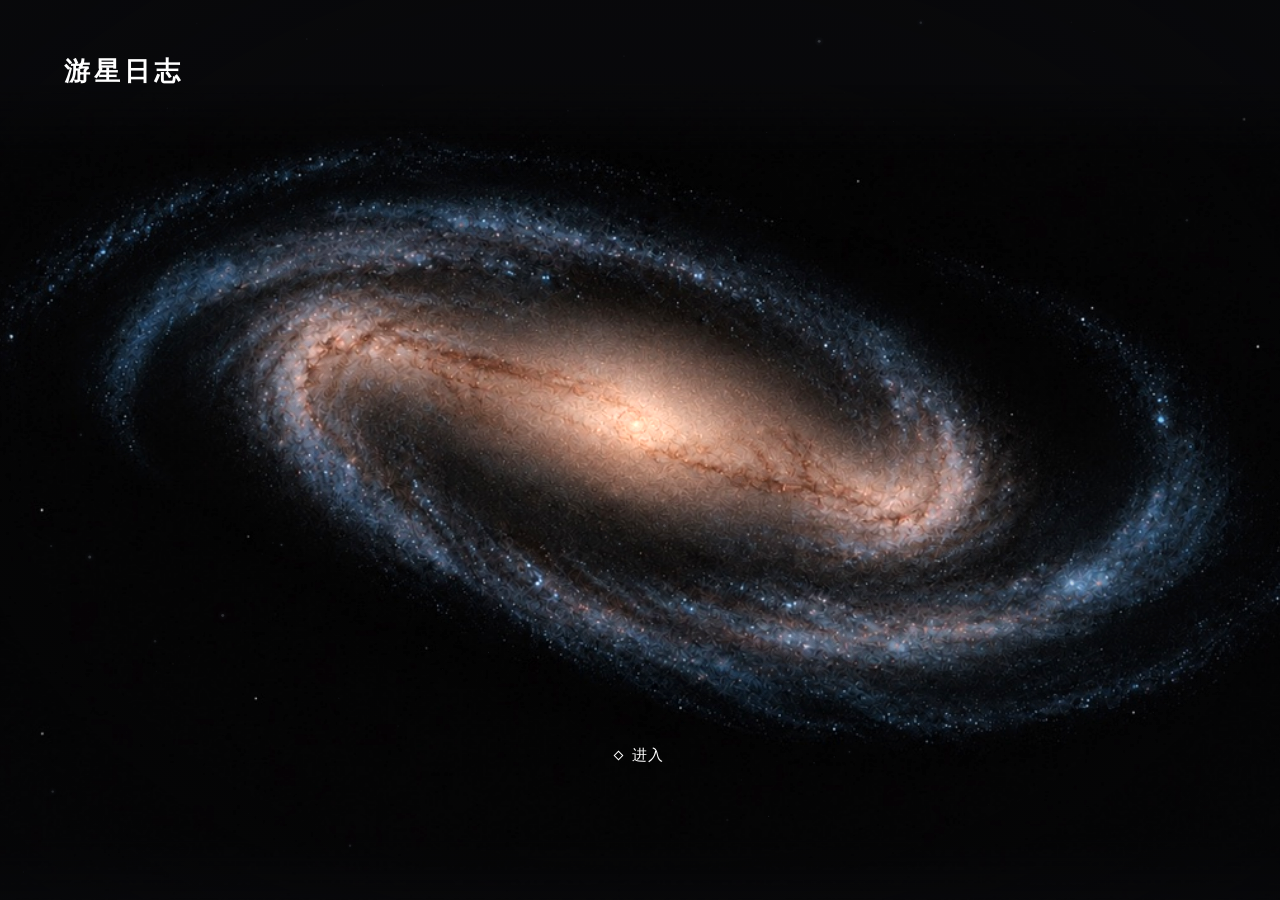
<file: index.html>
<!doctype html>
<html lang="zh-CN">
<head>
<meta charset="utf-8">
<meta name="viewport" content="width=device-width, initial-scale=1, viewport-fit=cover">
<meta name="theme-color" content="#09090b">
<link rel="preload" as="image" href="galaxy-opening.jpg" fetchpriority="high">
<title>游星日志 · 星系入口预览</title>
<style>
:root {
  color-scheme: dark;
  --ink: #fff;
  --orbit-ink: #dbe2eb;
  --orbit-width: 1.3px;
  --nebula-exposure: 1.18;
  --pendant-ink: #d5ad93;
  --ease: cubic-bezier(.22,.74,.22,1);
  --reveal-ease: cubic-bezier(.48,0,.22,1);
  font-family: "Songti SC", "Noto Serif CJK SC", serif;
  background: #09090b;
  color: var(--ink);
}
* { box-sizing: border-box; }
body { margin: 0; }
button, a { color: inherit; font: inherit; -webkit-tap-highlight-color: transparent; }
button { cursor: pointer; }
button:focus-visible, a:focus-visible { outline: none; color: #fff; }
[hidden] { display: none !important; }
.stage { position: relative; display: grid; place-items: center; min-height: 100svh; isolation: isolate; overflow: clip; }
.sky { display: contents; pointer-events: none; }
.sky > * { z-index: -2; }
.entered .sky .system { z-index: 2; }
.sky img, .sky video, .sky svg, .shade, .dust, .warp-layer, .depth-flight { position: absolute; inset: 0; width: 100%; height: 100%; }
.sky img { object-fit: cover; }
.dust {
  opacity: .25;
  transform: translate3d(calc(4.7% * var(--camera-travel, 0)), calc(-4.8% * var(--camera-travel, 0)), 0)
             scale(calc(1 + .12 * var(--camera-travel, 0)));
  transition: opacity .85s ease;
}
.galaxy-ready:not(.jumping) .dust { opacity: 1; }
.entered:not(.arriving) .dust { opacity: .78; }
.entered:is([data-selection="film"], [data-selection="grade"]) .dust { opacity: .45; }
.galaxy-ready .depth-flight {
  transform: translate3d(calc(4.4% * var(--camera-travel, 0)), calc(-3.4% * var(--camera-travel, 0)), 0)
             rotate(calc(-7deg * var(--camera-travel, 0)))
             scale(calc(var(--field-scale, 1.16) * var(--approach-scale, 1)));
}
.deep-sky {
  position: absolute;
  inset: 0;
  opacity: 0;
  transform: scale(1.12);
  transition: opacity 1.4s ease .16s;
}
.sky .nebula {
  object-fit: cover;
  opacity: 1;
  transform: translateY(var(--nebula-lift, 0%)) scale(var(--nebula-zoom, 1.015))
             rotate(var(--nebula-roll, 0rad))
             scaleX(var(--nebula-wide, 1)) scaleY(var(--nebula-tall, 1));
  transform-origin: center 48%;
  mask-image: linear-gradient(transparent 10%, #000 18%, #000 92%, transparent);
  transition: transform 1.68s var(--ease), opacity .92s ease .20s;
}
.sky .nebula, .warp-layer { filter: brightness(var(--nebula-exposure)); }
.sky :is(.system, .orbit-underlay) {
  width: min(102vw, 1540px);
  height: auto;
  aspect-ratio: 16 / 9;
  top: 50%;
  left: 50%;
  inset-inline-end: auto;
  opacity: 0;
  overflow: visible;
  transform: translate(-50%, -50%) scale(var(--system-zoom,.73));
  transition: transform 1.32s cubic-bezier(.34,.04,.22,1), opacity .86s ease .3s;
}
.sky .orbit-underlay { --system-zoom: 1; z-index: 0; transition: opacity .30s ease; }
.entered:not(.arriving) .sky .orbit-underlay { opacity: .19; }
.entered:not(.arriving) .navigation-orbit { clip-path: url(#orbit-front); }
.jumping .depth-flight, .jumping .system, .arriving .system {
  will-change: transform, opacity;
}
.planet-orbit { fill: none; stroke: var(--orbit-ink); stroke-width: .65px; vector-effect: non-scaling-stroke; opacity: .48; }
[data-planet="grade"] .planet-orbit { stroke-width: .8px; opacity: .7; }
.planet-orbit .far-side { opacity: .20; }
.planet-orbit .near-side { opacity: .54; stroke-dasharray: 50 50; stroke-dashoffset: 50; }
.system :is(.planet, .planet-orbit) { transition: opacity .8s ease; }
.system .planet[data-flight="grade"] { fill: #7b8b9e; opacity: calc(.86 * var(--planet-reveal, 1)); }
.navigation-cluster { opacity: var(--planet-reveal, 1); }
.entered .system .planet-orbit,
.entered .system .planet[data-flight] { opacity: 0; transition-delay: .38s; }
.system-core { opacity: calc(var(--sun-reveal, 1) * (1 - var(--work-reveal, 0))); }
.navigation-track, .navigation-sheen, .navigation-rear-track {
  fill: none;
  stroke: var(--orbit-ink);
  stroke-width: var(--orbit-width);
  vector-effect: non-scaling-stroke;
}
.navigation-track, .navigation-sheen { stroke: url(#rail-ink); }
.navigation-track {
  opacity: .7;
  transition: opacity .85s ease .20s;
}
.entered .navigation-track { opacity: .9; }
.navigation-sheen {
  stroke-dasharray: 8 92;
  opacity: .16;
}
.galaxy-ready .navigation-sheen {
  animation: orbit-sheen 19s linear infinite;
}
@keyframes orbit-sheen {
  0% { stroke-dashoffset: 0; }
  45%, 58% { opacity: .28; }
  100% { stroke-dashoffset: -100; }
}
.rail-ink { stop-color: var(--orbit-ink); }
.rail-rear { transition: stop-opacity .8s ease .35s; }
.entered .rail-rear { stop-opacity: 0; }
.navigation-disc { fill: #a9c1d8; }
.navigation-meridian {
  fill: none;
  stroke: #587c9e;
  stroke-width: 1.05px;
  stroke-linecap: round;
  vector-effect: non-scaling-stroke;
  opacity: .45;
  transform-origin: 0 50%;
  transform-box: fill-box;
}
.navigation-meridian + .navigation-meridian { opacity: 0; }
.galaxy-ready .navigation-meridian { animation: planet-turn 5.2s -1.05s infinite linear; }
.galaxy-ready .navigation-meridian + .navigation-meridian { animation-delay: -3.65s; }
@keyframes planet-turn {
  0%, 100% { transform: scaleX(-1); opacity: 0; }
  12.5% { transform: scaleX(-.7); opacity: .56; }
  25% { transform: scaleX(0); opacity: .72; }
  37.5% { transform: scaleX(.7); opacity: .56; }
  50%, 99% { transform: scaleX(1); opacity: 0; }
}
.moon-track { fill: none; stroke: #8da6c3; stroke-width: .65px; opacity: .34; }
.moon-track:last-child { stroke: var(--pendant-ink); stroke-width: .8px; opacity: .5; transition: opacity .42s ease; }
.navigation-cluster:has(.departed) .moon-track:last-child { opacity: .2; }
.navigation-moon { pointer-events: none; }
:is(.moon-tracks, .navigation-moon) { opacity: var(--work-reveal, 0); }
.navigation-moon[data-pendant-moon] { fill: var(--pendant-ink); }
.navigation-moon.departed { visibility: hidden; }
.galaxy-ready .nebula { --nebula-zoom: 1.65; opacity: 0; }
.galaxy-ready .deep-sky { opacity: 1; animation: deep-drift 20s ease-in-out infinite alternate; }
.entered:not(.arriving) .deep-sky { opacity: .76; }
.entered:is([data-selection="film"], [data-selection="grade"]) .deep-sky { opacity: .46; }
@keyframes deep-drift {
  from { transform: translate3d(-1.45%, .8%, 0) scale(1.12); }
  to { transform: translate3d(1.45%, -.8%, 0) scale(1.12); }
}
.galaxy-ready .system { --system-zoom: 1; opacity: 1; }
.warp-layer {
  opacity: 0;
  will-change: opacity;
}
.jumping.warp-visible .warp-layer { opacity: 1; }
.jumping .sky :is(.nebula, .system, .deep-sky, .dust, .system-core) { transition: none; }
.jumping .deep-sky { opacity: 0; }
.jumping .depth-flight { transition: none; }
.jumping .enter-label { opacity: 0; }
.joining .system-orbits .planet { transition: none; }
.joining .planet-orbit .far-side {
  opacity: calc(.20 + .49 * (1 - var(--trace-settle, 0)));
  stroke-dasharray: var(--outer-trace, 0) 100;
}
.joining [data-planet="grade"] .planet-orbit .far-side { stroke-dasharray: var(--middle-trace, 0) 100; }
.joining .planet-orbit .near-side { opacity: calc(.54 * var(--trace-settle, 0)); }
.joining .navigation-track {
  stroke-dasharray: var(--inner-trace, 0) 100;
  opacity: calc(.70 + .18 * (1 - var(--trace-settle, 0)));
  transition: none;
}
.joining .navigation-sheen {
  animation: none;
  stroke: #cadbf1;
  stroke-dasharray: 7 100;
  stroke-dashoffset: calc(7 - var(--inner-trace, 0));
  opacity: var(--trace-highlight, 0);
}
.depth-passing .nebula {
  animation: front-pass 1.58s cubic-bezier(.35,.04,.61,.80) both,
             front-dissolve 1.58s linear both;
}
.depth-passing .depth-flight { animation: distant-pass 1.58s var(--ease) both; }
.depth-passing .deep-sky { opacity: 1; }
.depth-passing .system {
  animation: orbit-arrival 1.58s cubic-bezier(.16,.83,.24,1) both,
             orbit-reveal 1.58s linear both;
}
@keyframes front-pass {
  from { transform: translateY(var(--nebula-lift, 0%)) scale(1.015); }
  to { transform: translateY(var(--nebula-lift, 0%)) translate3d(-15vw, 9svh, 0) scale(2.42); }
}
@keyframes front-dissolve {
  0%, 28% { opacity: 1; filter: brightness(var(--nebula-exposure)) blur(0); }
  57% { opacity: .87; filter: brightness(var(--nebula-exposure)) blur(1px); }
  83%, 100% { opacity: 0; filter: brightness(var(--nebula-exposure)) blur(4px); }
}
@keyframes distant-pass {
  0%, 14% { opacity: 0; transform: translate3d(2.5vw,-1.8svh,0) scale(1.28); }
  100% { opacity: 1; transform: scale(1.22); }
}
@keyframes orbit-arrival {
  from { transform: translate(-50%,-50%) translate3d(6.6vw,-4.7svh,0) rotateZ(7deg) scale(.54); }
  to { transform: translate(-50%,-50%) scale(1); }
}
@keyframes orbit-reveal {
  0%, 38% { opacity: 0; }
  73% { opacity: .67; }
  100% { opacity: 1; }
}
.shade {
  background: radial-gradient(ellipse at 50% 48%, transparent 26%, #07080b42 66%, #07080bba);
  opacity: .65;
  transition: opacity 1.3s var(--ease);
}
.brand {
  position: absolute;
  z-index: 4;
  top: clamp(24px, 6svh, 62px);
  left: clamp(24px, 5vw, 78px);
  top: max(clamp(24px, 6svh, 62px), env(safe-area-inset-top));
  left: max(clamp(24px, 5vw, 78px), calc(env(safe-area-inset-left) + 12px));
  padding: 0;
  border: 0;
  background: none;
  font-size: clamp(19px, 2vw, 30px);
  font-weight: 600;
  letter-spacing: .16em;
}
.enter {
  position: absolute;
  z-index: 2;
  top: 20%;
  inset-inline: 12%;
  bottom: 15%;
  display: grid;
  align-items: end;
  justify-items: center;
  background: none;
  border: 0;
  padding: 0;
  opacity: 1;
  transition: opacity .45s ease;
}
.enter-label {
  display: flex;
  gap: 10px;
  align-items: center;
  color: var(--ink);
  font-size: 15px;
  letter-spacing: .12em;
  transition: transform .45s var(--ease), color .45s var(--ease), opacity .28s ease;
}
.enter:hover .enter-label, .enter:focus-visible .enter-label { transform: translateY(-5px); color: var(--ink); }
.enter-label::before { content: ""; width: 5px; height: 5px; border: 1px solid #fff; transform: rotate(45deg); }
.cards {
  --card-gap: clamp(22px, 5vw, 86px);
  --cards-lift: 5svh;
  position: relative;
  z-index: 2;
  width: min(78vw, 1080px);
  margin-top: calc(-1 * var(--cards-lift));
  display: grid;
  grid-template-columns: repeat(2,minmax(0,1fr));
  align-items: center;
  gap: var(--card-gap);
}
.card {
  position: relative;
  display: grid;
  align-items: end;
  text-align: left;
  aspect-ratio: 16 / 10;
  width: 100%;
  padding: clamp(16px, 3vw, 44px);
  border: 1px solid #ffffff4a;
  background: #0d0e11;
  overflow: clip;
  box-shadow: 0 22px 70px #02030a66;
  opacity: 0;
  transform: translateY(14px) scale(.985);
  transition: transform .6s var(--ease), opacity .52s ease, border-color .35s ease;
}
.card:first-child { grid-column: 1; grid-row: 1; }
.card:last-child { grid-column: 2; grid-row: 1; }
.card img, .card::after { position: absolute; inset: 0; width: 100%; height: 100%; }
.card img { object-fit: cover; filter: saturate(.88); transition: transform .65s var(--ease); }
.card::after { content: ""; background: linear-gradient(0deg, #08090bed, #08090b30 63%, transparent); }
.card[data-target="film"] img { object-fit: contain; filter: none; }
.card[data-target="film"]::after { background: linear-gradient(0deg, #08090b99, transparent 38%); }
.card-title {
  position: relative;
  z-index: 1;
  font-size: clamp(24px, 3.5vw, 56px);
  letter-spacing: .06em;
  opacity: 0;
  transform: translateY(8px);
  transition: opacity .38s ease, transform .45s var(--ease);
}
.card:hover { border-color: #ffffffa8; }
.card:is(:hover, :focus-visible) img { transform: scale(1.035); }
.entered .enter { opacity: 0; pointer-events: none; }
.entered .shade { opacity: 1; }
:is(.joining, .entered.arriving[data-selection="overview"]) .cards {
  transform-origin: 50% calc(50% + var(--cards-lift) / 2);
  transform: scale(var(--work-reveal, 0));
}
:is(.joining, .entered.arriving[data-selection="overview"]) .card {
  opacity: var(--work-reveal, 0);
  transform: none;
  transition: none;
}
:is(.joining, .entered.arriving[data-selection="overview"]) .card-title {
  opacity: clamp(0, (var(--work-reveal, 0) - .65) / .35, 1);
  transform: none;
  transition: none;
}
.entered:not(.arriving)[data-selection="overview"] :is(.card, .card-title) { opacity: 1; transform: none; }
.entered:not(.arriving)[data-selection="overview"] .card {
  transition: transform .72s var(--reveal-ease), opacity .72s var(--reveal-ease), border-color .35s ease;
}
.entered:not(.arriving)[data-selection="overview"] .card-title {
  transition: opacity .54s var(--reveal-ease) .1s, transform .54s var(--reveal-ease) .1s;
}
.work-view {
  position: absolute;
  inset: 0;
  z-index: 1;
  display: grid;
  place-items: center;
  opacity: 0;
  visibility: hidden;
  pointer-events: none;
  transition: opacity .48s ease, visibility .48s;
}
.entered[data-selection="film"] .film-view,
.entered[data-selection="grade"] .grade-view {
  opacity: 1;
  visibility: visible;
  pointer-events: auto;
  transition: opacity .74s var(--reveal-ease) .06s, visibility 0s;
}
.film-view video {
  display: block;
  width: min(84vw, 1030px, 114svh);
  aspect-ratio: 16 / 9;
  background: #08080a;
  margin-top: -7svh;
}
.grade-view iframe {
  width: 100%; height: 100%; border: 0; grid-area: 1 / 1;
  opacity: 0; transition: opacity .42s var(--reveal-ease);
}
.work-view, .grade-view iframe { will-change: opacity; }
.grade-view.ready iframe { opacity: 1; }
.archive-error {
  grid-area: 1 / 1;
  z-index: 1;
  border: 0;
  border-bottom: 1px solid;
  padding: 6px 2px;
  background: #0d0c10;
  color: var(--ink);
}
.orbit {
  position: absolute;
  inset: 0;
  z-index: 2;
  pointer-events: none;
  opacity: 0;
  visibility: hidden;
  transition: opacity .25s ease, visibility .25s;
}
.entered:not(.arriving) .orbit { visibility: visible; opacity: 1; transition: opacity .32s ease; }
.stop {
  position: absolute;
  pointer-events: auto;
  display: grid;
  width: 56px;
  height: 64px;
  grid-template-rows: 17px auto;
  place-items: center;
  left: 0;
  top: 0;
  border: 0;
  background: none;
  padding: 0;
  font-size: 13px;
  color: var(--ink);
  letter-spacing: .06em;
}
.stop::before { content: ""; align-self: center; width: 5px; height: 5px; border-radius: 50%; background: #8195af; }
.stop[aria-current="true"]:not(:focus-visible)::before { opacity: 0; }
.stop[aria-current="true"], .stop:hover { color: var(--ink); }
.stop:focus-visible::before { background: #fff; }
.overview-label { display: none; }
@media (pointer: coarse) {
  .brand, .enter, .card, .stop { touch-action: manipulation; }
  .brand { min-height: 44px; }
}
@media (max-width: 650px) and (orientation: portrait) {
  .sky .nebula {
    --nebula-lift: -50%;
    left: -10%;
    top: 50%;
    width: 120%;
    height: auto;
    aspect-ratio: 16 / 9;
  }
  .sky :is(.system, .orbit-underlay) { width: 129vw; }
  .brand { top: max(12px, env(safe-area-inset-top)); left: 6vw; }
  .enter-label { min-height: 44px; padding-inline: 22px; border: 1px solid #ffffff40; border-radius: 24px; }
  .cards {
    --card-gap: 16px;
    --cards-lift: 4svh;
    width: min(88vw, 430px, calc(80svh - 155px - env(safe-area-inset-bottom) - env(safe-area-inset-top)));
    grid-template-columns: 1fr;
  }
  .card:first-child, .card:last-child { grid-column: 1; }
  .card:last-child { grid-row: 2; }
  .film-view video { width: 96vw; }
  .orbit { padding-bottom: calc(80px + env(safe-area-inset-bottom)); }
  .stop { width: min(22vw, 84px); height: 66px; }
  .overview-label { display: block; }
}
@media (max-height: 500px) and (orientation: landscape) and (pointer: coarse) {
  .orbit { padding-bottom: calc(58px + env(safe-area-inset-bottom)); }
  .stop { height: 52px; }
  .overview-label { display: block; }
}
@media (prefers-reduced-motion: reduce) {
  *, *::before, *::after { animation-duration: .001ms !important; transition-duration: .001ms !important; transition-delay: 0s !important; }
  .galaxy-ready :is(.deep-sky, .navigation-sheen, .navigation-meridian) { animation: none; }
}
</style>
</head>
<body>
<main class="stage" id="stage" data-selection="overview">
  <div class="sky" aria-hidden="true">
    <div class="depth-flight"><img class="deep-sky" src="galaxy-interior.jpg" alt="" decoding="async"></div>
    <video class="nebula" src="galaxy-core-flow-preview.mp4" poster="galaxy-opening.jpg"
           autoplay loop muted playsinline preload="auto"></video>
    <canvas class="dust"></canvas>
    <svg class="system" viewBox="-600 -337.5 1200 675">
      <defs>
        <path id="outer-path" pathLength="100" vector-effect="non-scaling-stroke" d="M -443 0 A 443 103 0 1 1 443 0 A 443 103 0 1 1 -443 0"/>
        <path id="middle-path" pathLength="100" vector-effect="non-scaling-stroke" d="M -375 0 A 375 80 0 1 1 375 0 A 375 80 0 1 1 -375 0"/>
        <path id="inner-path" pathLength="100" vector-effect="non-scaling-stroke" d="M -284 0 A 284 59 0 1 1 284 0 A 284 59 0 1 1 -284 0"/>
        <linearGradient id="rail-ink" x1="0" y1="0" x2="0" y2="1">
          <stop class="rail-ink rail-rear" offset="0%" stop-opacity=".38"/>
          <stop class="rail-ink rail-rear" offset="54%" stop-opacity=".55"/>
          <stop class="rail-ink" offset="84%"/>
        </linearGradient>
        <radialGradient id="core-light">
          <stop stop-color="#f5c49a" stop-opacity=".54"/>
          <stop offset="44%" stop-color="#dda07b" stop-opacity=".16"/>
          <stop offset="100%" stop-color="#dda07b" stop-opacity="0"/>
        </radialGradient>
        <clipPath id="navigation-face"><circle r="8"/></clipPath>
        <clipPath id="orbit-front"><rect x="-300" y="0" width="600" height="72"/></clipPath>
        <clipPath id="orbit-back"><rect x="-300" y="-72" width="600" height="72"/></clipPath>
      </defs>
      <g class="system-core">
        <circle r="19" fill="url(#core-light)"/>
        <circle r="5.5" fill="#ffe4c8"/>
      </g>
      <g class="system-orbits">
        <g data-orbit-roll="11" transform="rotate(11)">
          <g class="planet-orbit">
            <use href="#outer-path" class="far-side"/>
            <use href="#outer-path" class="near-side"/>
          </g>
        </g>
        <g data-orbit-roll="19" data-planet="grade" data-phase="-2.24" data-period="37" transform="rotate(19)">
          <g class="planet-orbit">
            <use href="#middle-path" class="far-side"/>
            <use href="#middle-path" class="near-side"/>
          </g>
        </g>
        <g class="rail-visuals">
          <g class="navigation-orbit" data-orbit-roll="17" transform="rotate(17)">
            <use href="#inner-path" class="navigation-track"/>
            <use href="#inner-path" class="navigation-sheen"/>
          </g>
          <g class="navigation-cluster">
            <g class="moon-tracks">
              <ellipse class="moon-track" vector-effect="non-scaling-stroke"/>
              <ellipse class="moon-track" vector-effect="non-scaling-stroke"/>
              <ellipse class="moon-track" vector-effect="non-scaling-stroke"/>
            </g>
            <g class="navigation-body">
              <circle class="navigation-disc" r="8"/>
              <g clip-path="url(#navigation-face)">
                <g transform="rotate(-23)">
                  <path class="navigation-meridian" d="M 0 -7.8 A 7.8 7.8 0 0 1 0 7.8"/>
                  <path class="navigation-meridian" d="M 0 -7.8 A 7.8 7.8 0 0 1 0 7.8"/>
                </g>
              </g>
            </g>
            <circle class="navigation-moon" fill="#8399b3"/>
            <circle class="navigation-moon" fill="#a1b5d0"/>
            <circle class="navigation-moon" data-pendant-moon/>
          </g>
        </g>
        <circle class="planet" data-flight="grade" r="7"/>
      </g>
    </svg>
    <svg class="orbit-underlay" viewBox="-600 -337.5 1200 675">
      <g class="rear-rail">
        <g class="rear-projection" clip-path="url(#orbit-back)">
          <use href="#inner-path" class="navigation-rear-track"/>
        </g>
      </g>
    </svg>
    <canvas class="warp-layer"></canvas>
    <div class="shade"></div>
  </div>
  <button class="brand" type="button">游星日志</button>
  <button class="enter" type="button" aria-label="进入星云"><span class="enter-label">进入</span></button>
  <div class="cards" inert>
    <button class="card" data-target="film" type="button">
      <img src="游星日志作品集/media/nian-cover.jpg" alt="">
      <span class="card-title">短片</span>
    </button>
    <button class="card" data-target="grade" type="button">
      <img src="游星日志作品集/media/grades/14.jpg" alt="">
      <span class="card-title">调色</span>
    </button>
  </div>
  <section class="work-view film-view" aria-label="回家吃饭" inert>
    <video controls playsinline preload="none" aria-label="播放《回家吃饭》"
           poster="游星日志作品集/media/nian-cover.jpg" src="游星日志作品集/media/home.mp4?v=20261126-final"></video>
  </section>
  <section class="work-view grade-view" aria-label="调色" inert>
    <iframe title="调色作品"></iframe>
    <button class="archive-error" type="button" hidden>重新加载</button>
  </section>
  <nav class="orbit" aria-label="作品导航轨道" inert>
    <button class="stop" type="button" data-target="film" aria-current="false">短片</button>
    <button class="stop" type="button" data-target="overview" aria-current="true" aria-label="总览"><span class="overview-label">总览</span></button>
    <button class="stop" type="button" data-target="grade" aria-current="false">调色</button>
  </nav>
</main>
<script type="module">
import {createZoomPass, sampleZoom, zoomProfiles} from './zoom-transition.js?v=live-nebula';
import {createStarField} from './star-field.js?v=clear-sky';

const stage = document.querySelector('#stage');
const enter = document.querySelector('.enter');
const cards = document.querySelector('.cards');
const orbit = document.querySelector('.orbit');
const film = document.querySelector('.film-view');
const player = film.querySelector('video');
const grade = document.querySelector('.grade-view');
const archive = grade.querySelector('iframe');
const archiveError = grade.querySelector('.archive-error');
const stops = [...orbit.querySelectorAll('.stop')];
const video = document.querySelector('video');
const openingPoster = new Image();
openingPoster.src = video.poster;
const system = document.querySelector('.system');
const rail = system.querySelector('.navigation-orbit');
const railVisuals = system.querySelector('.rail-visuals');
const rearRail = document.querySelector('.rear-rail');
const rearProjection = rearRail.querySelector('.rear-projection');
const railCluster = system.querySelector('.navigation-cluster');
const navigationBody = railCluster.querySelector('.navigation-body');
const sun = system.querySelector('.system-core');
const systemOrbits = system.querySelector('.system-orbits');
const pendantMoon = railCluster.querySelector('[data-pendant-moon]');
const deepSky = document.querySelector('.deep-sky');
const depthFlight = deepSky.parentElement;
const warp = document.querySelector('.warp-layer');
const dust = document.querySelector('.dust');
const {setActive: setStarMotion, setAccents: setStarAccents} = createStarField(dust);
const reduced = matchMedia('(prefers-reduced-motion: reduce)');
const phone = matchMedia('(pointer: coarse) and (max-width: 650px), (pointer: coarse) and (max-height: 500px)').matches;
const introPace = phone ? .8 : 1;
const preview = new URLSearchParams(location.search).get('preview');
const useDepthPass = preview === 'depth-flight';
const motionProfile = preview === 'steady-pass' || preview === 'curved-zoom' || preview === 'crash-zoom'
  ? zoomProfiles.push
  : preview === 'independent-zoom' || preview === 'pixel-zoom' ? zoomProfiles.pull : zoomProfiles.approach;
const approachGlideDuration = 1620 * introPace;
const sections = {
  film: .23,
  overview: .50,
  grade: .77,
};

function updateStarMotion() {
  setStarMotion(!document.hidden && !reduced.matches && stage.classList.contains('galaxy-ready') &&
    !stage.classList.contains('jumping'));
}
document.addEventListener('visibilitychange', updatePlayback);
let jumpFrame = 0;
let afterJump;
function finishJump() {
  cancelAnimationFrame(jumpFrame);
  if (!stage.classList.contains('jumping')) return;
  video.style.removeProperty('--nebula-zoom');
  video.style.removeProperty('--nebula-wide');
  video.style.removeProperty('--nebula-tall');
  video.style.removeProperty('--nebula-roll');
  system.style.removeProperty('--system-zoom');
  video.style.removeProperty('opacity');
  video.style.removeProperty('filter');
  system.style.removeProperty('opacity');
  systemOrbits.removeAttribute('style');
  systemOrbits.removeAttribute('transform');
  sun.style.removeProperty('--sun-reveal');
  deepSky.style.removeProperty('opacity');
  depthFlight.style.removeProperty('transform');
  depthFlight.style.removeProperty('--approach-scale');
  dust.style.removeProperty('opacity');
  warp.style.removeProperty('opacity');
  stage.classList.remove('jumping', 'joining', 'warp-visible', 'depth-passing');
  drawGalaxy(framing);
  const next = afterJump;
  afterJump = undefined;
  if (next) next();
  else updatePlayback();
}

let zoomPass;

function zoomViewport() {
  const {width, height} = warp.getBoundingClientRect();
  const areaLimit = phone ? 160_000 : 400_000;
  const resolution = Math.min(1, 768 / width, Math.sqrt(areaLimit / (width * height)));
  const canvasWidth = Math.max(1, Math.round(width * resolution));
  const canvasHeight = Math.max(1, Math.round(height * resolution));
  if (warp.width !== canvasWidth) warp.width = canvasWidth;
  if (warp.height !== canvasHeight) warp.height = canvasHeight;
  return {
    viewWidth: width, viewHeight: height,
    sourceWidth: video.clientWidth, sourceHeight: video.clientHeight,
    trailSpan: motionProfile.trailSpan,
  };
}

function warmZoomPass() {
  if (useDepthPass || reduced.matches || zoomPass !== undefined || stage.classList.contains('galaxy-ready')) return;
  const source = video.readyState >= HTMLMediaElement.HAVE_CURRENT_DATA ? video : openingPoster;
  if (source === openingPoster && !openingPoster.naturalWidth) return;
  const viewport = zoomViewport();
  zoomPass = createZoomPass(warp);
  const draw = zoomPass?.(source, viewport);
  draw?.({zoom: 2.1, blur: .42, stretch: .45, iris: motionProfile.travelEnd ? .35 : 0, roll: .12});
}
function scheduleZoomWarmup() {
  if ('requestIdleCallback' in window) requestIdleCallback(warmZoomPass, {timeout: 650});
  else setTimeout(warmZoomPass, 80);
}
if (openingPoster.complete) scheduleZoomWarmup();
else openingPoster.addEventListener('load', scheduleZoomWarmup, {once: true});
video.addEventListener('loadeddata', scheduleZoomWarmup, {once: true});

function jumpFromNebula(onArrival) {
  if (reduced.matches) {
    onArrival();
    return;
  }
  afterJump = onArrival;
  if (useDepthPass) {
    stage.classList.add('jumping', 'depth-passing');
    return;
  }

  const source = video.readyState >= HTMLMediaElement.HAVE_CURRENT_DATA ? video : openingPoster;
  const draw = zoomPass?.(source, zoomViewport());
  const connected = Boolean(motionProfile.travelEnd);
  function paint(frame, cameraProgress) {
    const {zoom, blur, stretch, incoming, arrivalScale, fieldOpacity, fieldScale} = frame;
    if (draw) {
      if (incoming < 1) draw(frame);
      warp.style.opacity = 1 - incoming;
    } else {
      video.style.setProperty('--nebula-zoom', zoom);
      video.style.setProperty('--nebula-wide', 1 + .44 * stretch);
      video.style.setProperty('--nebula-tall', 1 + .07 * stretch);
      if (connected) video.style.setProperty('--nebula-roll', `${-frame.roll}rad`);
      video.style.opacity = 1 - incoming;
      video.style.filter = `brightness(calc(var(--nebula-exposure) * ${1 - .32 * blur}))${connected ? '' : ` blur(${blur * 5}px)`}`;
      if (!connected) system.style.opacity = incoming;
    }
    if (connected) {
      const {orbitOpening} = frame;
      systemOrbits.style.opacity = frame.orbitOpacity;
      systemOrbits.setAttribute('transform', `rotate(${-4 * (1 - orbitOpening)}) scale(1 ${.68 + .32 * orbitOpening})`);
      systemOrbits.style.setProperty('--trace-settle', orbitOpening);
      systemOrbits.style.setProperty('--inner-trace', frame.innerTrace);
      const drawn = frame.innerTrace / 100;
      systemOrbits.style.setProperty('--trace-highlight', 3.4 * drawn * (1 - drawn));
      systemOrbits.style.setProperty('--middle-trace', frame.middleTrace);
      systemOrbits.style.setProperty('--outer-trace', frame.outerTrace);
      systemOrbits.style.setProperty('--planet-reveal', frame.planetOpacity);
      sun.style.setProperty('--sun-reveal', frame.sunOpacity);
      if (cameraProgress !== undefined) drawGalaxy(cameraProgress);
      dust.style.opacity = .25 + .75 * fieldOpacity;
      depthFlight.style.setProperty('--approach-scale', fieldScale);
    } else {
      depthFlight.style.transform = 'scale(' + fieldScale * 1.22 + ')';
    }
    system.style.setProperty('--system-zoom', arrivalScale);
    deepSky.style.opacity = fieldOpacity;
  }

  video.style.opacity = draw ? '.001' : '1';
  system.style.opacity = draw || connected ? '1' : '0';
  stage.classList.add('jumping');
  if (connected) stage.classList.add('joining');
  if (draw) stage.classList.add('warp-visible');
  paint(sampleZoom(0, motionProfile));
  const start = performance.now();
  // Fit the same orbit while it is still opening, then keep that camera clock through the handoff.
  const duration = motionProfile.duration * introPace;
  const glideStart = start + duration - 420 * introPace;
  if (connected) afterJump = () => onArrival(glideStart);
  function move(now) {
    const t = Math.min(1, (now - start) / duration);
    const progress = connected && now > glideStart ? cameraEase((now - glideStart) / approachGlideDuration, true) : undefined;
    paint(sampleZoom(t, motionProfile), progress);
    if (t < 1) jumpFrame = requestAnimationFrame(move);
    else finishJump();
  }
  jumpFrame = requestAnimationFrame(move);
}

system.addEventListener('animationend', event => {
  if (event.animationName === 'orbit-arrival') finishJump();
});

let position = sections.overview;
let animation = 0;
let framing = 0;
let frameRequest = 0;
let orbitalFrame = 0;
let orbitalTime = 0;
let lastOrbitalFrame = 0;
const telephoto = 1 / 6500;
const orbitPlanes = [...system.querySelectorAll('[data-orbit-roll]')].map(group => {
  const {width, height} = group.querySelector('use').getBBox();
  const incline = Math.asin(height / width);
  const body = group.dataset.planet && system.querySelector(`[data-flight="${group.dataset.planet}"]`);
  return {
    group, radius: width / 2, minorRadius: height / 2,
    roll: Number(group.dataset.orbitRoll) * Math.PI / 180, incline,
    body, bodyRadius: body?.r.baseVal.value,
    phase: Number(group.dataset.phase), period: Number(group.dataset.period),
  };
});
const navigationPlane = orbitPlanes.find(plane => plane.group === rail);
const satellites = [...railCluster.querySelectorAll('.navigation-moon')];
const satelliteTracks = [...railCluster.querySelectorAll('.moon-track')];
const moonCycle = 14_000;
const moonFlatness = .47;
const dockDuration = 880;
const moonPaths = [
  {radius: 19, size: 2.1, tilt: -.44, phase: .12},
  {radius: 28, size: 2.4, tilt: .32, phase: .12 + 1 / 3},
  {radius: 38, size: 3, tilt: -.17, phase: .12 + 2 / 3},
];
let moonAnimations = [];
let fitted;

function railPoint(x) {
  const u = x / navigationPlane.radius;
  const q = fitted.depthRatio;
  const u2 = u * u;
  const sin = (u2 * q + Math.sqrt(1 - u2 * (1 - q * q))) / (1 + u2 * q * q);
  return {cos: u * (1 - q * sin), sin};
}

function measureFit() {
  const {width, height} = stage.getBoundingClientRect();
  const pixelScale = Number.parseFloat(getComputedStyle(system).width) / system.viewBox.baseVal.width;
  const major = Math.max(width * .88, height * .64);
  const railClearance = Number.parseFloat(getComputedStyle(orbit).paddingBottom);
  const bottom = height - Math.max(52, height * .11, railClearance);
  const minor = bottom - height / 2;
  const span = Math.min(width * .94, 1420);
  const radius = navigationPlane.radius;
  const depthRatio = Math.sqrt(1 - (radius * pixelScale / major) ** 2);
  const finalIncline = Math.asin(minor * (1 - depthRatio) / (radius * pixelScale));
  fitted = {
    inverseDistance: depthRatio / (radius * Math.cos(finalIncline)),
    pitch: navigationPlane.incline - finalIncline,
    roll: -navigationPlane.roll, depthRatio, span, pixelScale,
  };
  const navigationDiameter = Math.max(16, Math.min(27, width * .021));
  navigationBody.setAttribute('transform', `scale(${navigationDiameter / (16 * pixelScale)})`);
  for (const stop of stops) {
    const x = (sections[stop.dataset.target] - .5) * span;
    const {sin} = railPoint(x / pixelScale);
    const y = height / 2 + minor * (1 - depthRatio) * sin / (1 - depthRatio * sin);
    stop.style.transform = `translate3d(${width / 2 + x}px,${y}px,0) translate(-50%,-8px)`;
  }
  drawGalaxy(framing);
  placeSatellites();
}

function placeSatellites() {
  const scale = fitted.pixelScale;
  const elapsed = (moonAnimations[0]?.currentTime ?? 0) % moonCycle;
  moonAnimations.forEach(animation => animation.cancel());
  moonAnimations = [];
  satellites.forEach((moon, index) => {
    const path = moonPaths[index];
    const {radius, size, tilt} = path;
    const track = satelliteTracks[index];
    track.setAttribute('rx', radius / scale);
    track.setAttribute('ry', radius * moonFlatness / scale);
    track.style.transform = `rotate(${tilt}rad)`;
    const at = progress => {
      const {x, y} = satellitePoint(path, progress);
      return {transform: `rotate(${tilt}rad) translate(${x}px,${y}px)`};
    };
    moon.setAttribute('r', size / scale);
    moon.style.transform = at(elapsed / moonCycle).transform;
    if (!reduced.matches) {
      const motion = moon.animate(Array.from({length: 33}, (_, step) => at(step / 32)), {duration: moonCycle, iterations: Infinity});
      motion.currentTime = elapsed;
      moonAnimations.push(motion);
    }
  });
}

function satellitePoint({radius, phase}, progress) {
  const turn = (progress + phase) * 2 * Math.PI;
  // Vary the speed within a turn while keeping the spacing from drifting between turns.
  const angle = turn + .16 * Math.sin(turn);
  const size = radius / fitted.pixelScale;
  return {x: Math.cos(angle) * size, y: Math.sin(angle) * size * moonFlatness};
}

function drawGalaxy(progress) {
  framing = progress;
  // Focal length falls in proportion to camera distance, so the center keeps its magnification.
  const inverseDistance = telephoto + (fitted.inverseDistance - telephoto) * progress;
  const drift = orbitalTime * 2 * Math.PI / 25;
  const idle = (1 - progress) * (reduced.matches ? 0 : 1);
  const pitch = fitted.pitch * progress + .033 * Math.sin(.8 * drift) * idle;
  const bank = fitted.roll * progress + .058 * Math.sin(drift) * idle;
  const cosPitch = Math.cos(pitch), sinPitch = Math.sin(pitch);
  for (const plane of orbitPlanes) {
    const {group, radius, minorRadius, roll, incline} = plane;
    const angle = roll + bank;
    const cos = Math.cos(angle), sin = Math.sin(angle);
    const sinIncline = Math.sin(incline), cosIncline = Math.cos(incline);
    const across = {x: cos, y: sin * cosPitch, z: sin * sinPitch};
    const forward = {
      x: -sin * sinIncline,
      y: cos * sinIncline * cosPitch - cosIncline * sinPitch,
      z: cos * sinIncline * sinPitch + cosIncline * cosPitch,
    };
    const depth = Math.hypot(across.z, forward.z);
    const q = radius * depth * inverseDistance;
    const fade = group !== rail ? Math.max(0, Math.min(1, (.985 - q) / .13)) : 1;
    if (plane.projection?.fade !== fade) group.setAttribute('opacity', fade);
    plane.projection = {across, forward, inverseDistance, fade};
    if (!fade) continue;

    // A projected circle is an ellipse until it reaches the camera plane.
    const a = forward.z / depth, b = across.z / depth;
    const conic = 1 - q * q;
    const width = 1 / Math.sqrt(conic);
    const height = radius / (minorRadius * conic);
    const offset = radius * q / conic;
    const hx = across.x * a - forward.x * b, hy = across.y * a - forward.y * b;
    const vx = across.x * b + forward.x * a, vy = across.y * b + forward.y * a;
    const projection = `matrix(${hx * width} ${hy * width} ${vx * height} ${vy * height} ${vx * offset} ${vy * offset})`;
    group.setAttribute('transform', projection);
    if (group === rail) rearProjection.setAttribute('transform', projection);
  }
  const fieldScale = String(1.16 + .09 * progress);
  if (depthFlight.style.getPropertyValue('--field-scale') !== fieldScale) {
    depthFlight.style.setProperty('--field-scale', fieldScale);
    depthFlight.style.setProperty('--camera-travel', progress);
    dust.style.setProperty('--camera-travel', progress);
  }
  const revealProgress = Math.max(0, (progress - .60) / .40);
  const reveal = (revealProgress * revealProgress * (3 - 2 * revealProgress)).toFixed(3);
  if (stage.style.getPropertyValue('--work-reveal') !== reveal) {
    stage.style.setProperty('--work-reveal', reveal);
    setStarAccents(Math.round(Number(reveal) * 100) / 100);
  }
  drawPlanets();
  placeOrbitPlanet(position);
}

function projectPoint(plane, cos, sin) {
  const {across, forward, inverseDistance} = plane.projection;
  const radius = plane.radius;
  const zoom = 1 / (1 - radius * (across.z * cos + forward.z * sin) * inverseDistance);
  return {
    x: radius * (across.x * cos + forward.x * sin) * zoom,
    y: radius * (across.y * cos + forward.y * sin) * zoom,
    zoom,
  };
}

function drawPlanets() {
  for (const plane of orbitPlanes) {
    const {body, bodyRadius, phase, period, projection} = plane;
    if (!body) continue;
    body.style.visibility = projection.fade ? '' : 'hidden';
    if (!projection.fade) continue;
    const angle = phase + orbitalTime * 2 * Math.PI / period;
    const {x, y, zoom} = projectPoint(plane, Math.cos(angle), Math.sin(angle));
    body.setAttribute('transform', `translate(${x} ${y})`);
    body.setAttribute('r', bodyRadius * zoom);
  }
}

function orbitPlanets(now) {
  orbitalTime += Math.max(0, Math.min(50, now - lastOrbitalFrame)) / 1000;
  lastOrbitalFrame = now;
  drawGalaxy(framing);
  orbitalFrame = requestAnimationFrame(orbitPlanets);
}

function cameraEase(progress, compensateDepth) {
  const t = Math.max(0, Math.min(1, progress));
  const ease = t ** 3 * (10 - 15 * t + 6 * t * t);
  // Spread the apparent movement of the near arc across the approach.
  return compensateDepth ? ease / (1 - .94 * fitted.depthRatio * (1 - ease)) : ease;
}

function moveGalaxy(destination, duration, finish, glideStart) {
  cancelAnimationFrame(frameRequest);
  const previous = glideStart === undefined ? framing : 0;
  if (reduced.matches || previous === destination) {
    drawGalaxy(destination);
    finish?.();
    return;
  }
  const start = glideStart ?? performance.now();
  function move(now) {
    const t = (now - start) / duration;
    const ease = cameraEase(t, glideStart !== undefined);
    drawGalaxy(previous + (destination - previous) * ease);
    if (t < 1) frameRequest = requestAnimationFrame(move);
    else finish?.();
  }
  frameRequest = requestAnimationFrame(move);
}

function placeOrbitPlanet(t) {
  const stop = railPoint((t - .5) * fitted.span / fitted.pixelScale);
  const startAngle = .72 + .13 * Math.sin(orbitalTime * .28);
  const angle = startAngle + (Math.atan2(stop.sin, stop.cos) - startAngle) * framing;
  const {x, y} = projectPoint(navigationPlane, Math.cos(angle), Math.sin(angle));
  railCluster.setAttribute('transform', `translate(${x} ${y}) scale(${1 + .32 * framing})`);
}

measureFit();
new ResizeObserver(measureFit).observe(stage);

function choose(name) {
  const destination = sections[name];
  stage.dataset.selection = name;
  for (const stop of stops) stop.setAttribute('aria-current', String(stop.dataset.target === name));
  const browsing = stage.classList.contains('entered');
  cards.inert = !browsing || stage.classList.contains('arriving') || name !== 'overview';
  film.inert = !browsing || name !== 'film';
  grade.inert = !browsing || name !== 'grade';
  if (film.inert && !player.paused) player.pause();
  syncArchive();
  if (!grade.inert) queueArchive();
  if (browsing) updatePlayback();
  cancelAnimationFrame(animation);
  if (!browsing) {
    position = destination;
    placeOrbitPlanet(position);
    return;
  }
  if (position === destination) {
    launchPendant();
    return;
  }
  if (reduced.matches) {
    position = destination;
    placeOrbitPlanet(position);
    launchPendant();
    return;
  }
  const start = performance.now();
  const previous = position;
  function glide(now) {
    const t = Math.min(1, (now - start) / 780);
    const easing = t * t * (3 - 2 * t);
    position = t < 1 ? previous + (destination - previous) * easing : destination;
    placeOrbitPlanet(position);
    if (t < 1) animation = requestAnimationFrame(glide);
    else launchPendant();
  }
  animation = requestAnimationFrame(glide);
}

let archiveLoading = false;
let archiveTimer = 0;
let pendantFlight;
let curtainAnimations = [];

function moveNavigationCurtain({progress = 0, frames, options}) {
  curtainAnimations.forEach(animation => animation.cancel());
  curtainAnimations = [];
  orbit.inert = !stage.classList.contains('entered') || stage.classList.contains('arriving') || Boolean(frames || progress);
  for (const surface of [orbit, railVisuals, rearRail]) {
    const height = stage.clientHeight / (surface === orbit ? 1 : fitted.pixelScale);
    const pose = amount => `translateY(${amount * height}px)`;
    surface.style.transform = pose(frames ? frames.at(-1).progress : progress);
    if (frames) {
      curtainAnimations.push(surface.animate(frames.map(({progress: amount, ...settings}) => ({
        ...settings, transform: pose(amount),
      })), options));
    }
  }
}

function launchPendant() {
  if (grade.inert || position !== sections.grade) return;
  const gallery = archive.contentDocument?.querySelector('#plastic-arc[data-frame]');
  const pendant = gallery?.querySelector('.planet-pendant');
  if (!pendant || pendant.hasAttribute('data-docked')) return;
  if (!reduced.matches && (Number(getComputedStyle(grade).opacity) < .98 || Number(getComputedStyle(archive).opacity) < .98)) return;
  const body = pendant.querySelector('.planet-body');
  const source = pendantMoon.getBoundingClientRect();
  const frame = archive.getBoundingClientRect();
  const target = body.getBoundingClientRect();
  const x = source.x + source.width / 2 - frame.x - target.x - target.width / 2;
  const y = source.y + source.height / 2 - frame.y - target.y - target.height / 2;
  pendant.dataset.docked = '';
  pendantMoon.classList.add('departed');
  if (reduced.matches) {
    pendant.inert = false;
    return;
  }
  pendant.dataset.docking = '';
  const {a, b, c, d, e, f} = new DOMMatrixReadOnly(getComputedStyle(pendantMoon).transform);
  const phase = (moonAnimations.at(-1)?.currentTime ?? 0) / moonCycle;
  const next = satellitePoint(moonPaths.at(-1), phase + .012);
  const dx = a * next.x + c * next.y - e;
  const dy = b * next.x + d * next.y - f;
  const lead = 25 / Math.max(.1, Math.hypot(dx, dy));
  const fromScale = source.width / target.width;
  const approachY = Math.min(58, y * .18);
  const frames = Array.from({length: 25}, (_, step) => {
    const time = step / 24;
    const t = time * time * (3 - 2 * time) + .12 * time * (1 - time) ** 2;
    const u = 1 - t;
    const px = u ** 3 * x + 3 * u * u * t * (x + dx * lead) + 3 * u * t * t * (.14 * x);
    const py = u ** 3 * y + 3 * u * u * t * (y + dy * lead) + 3 * u * t * t * approachY;
    const scale = fromScale + (1 - fromScale) * t * t;
    return {transform: `translate3d(${px}px,${py}px,0) scale(${scale})`};
  });
  const flight = body.animate(frames, {duration: dockDuration, fill: 'backwards'});
  pendantFlight = flight;
  flight.onfinish = () => {
    if (pendantFlight !== flight) return;
    delete pendant.dataset.docking;
    pendant.inert = false;
  };
}

for (const surface of [grade, archive]) {
  surface.addEventListener('transitionend', event => {
    if (event.target === surface && event.propertyName === 'opacity') launchPendant();
  });
}

function queueArchive() {
  if (archiveTimer || archiveLoading || archive.hasAttribute('srcdoc')) return;
  const prepare = () => {
    archiveTimer = 0;
    if (stage.classList.contains('galaxy-ready')) loadArchive();
  };
  archiveTimer = setTimeout(() => {
    if ('requestIdleCallback' in window) requestIdleCallback(prepare, {timeout: 500});
    else prepare();
  }, grade.inert ? 100 : 280);
}
function syncArchive() {
  const gallery = archive.contentDocument?.getElementById('plastic-arc');
  gallery?.toggleAttribute('data-active', !grade.inert);
  if (!grade.inert) return;
  const pendant = gallery?.querySelector('.planet-pendant[data-docked]');
  if (!pendant) return;
  pendantFlight?.cancel();
  pendantFlight = undefined;
  delete pendant.dataset.docking;
  delete pendant.dataset.docked;
  pendant.inert = true;
  pendantMoon.classList.remove('departed');
  gallery.dispatchEvent(new Event('dismiss-overview'));
  moveNavigationCurtain({});
}
async function loadArchive() {
  if (archive.hasAttribute('srcdoc') || archiveLoading) return;
  archiveLoading = true;
  archiveError.hidden = true;
  try {
    const portfolio = new URL('游星日志作品集/', location.href);
    const responses = await Promise.all(['color.html', 'index.html'].map(path => fetch(new URL(path, portfolio))));
    if (responses.some(response => !response.ok)) throw new Error('Archive unavailable');
    const parser = new DOMParser();
    const [page, journey] = await Promise.all(responses.map(async response => parser.parseFromString(await response.text(), 'text/html')));
    const base = page.createElement('base');
    base.href = portfolio.href;
    page.head.prepend(base);
    const sheet = page.createElement('link');
    sheet.rel = 'stylesheet';
    sheet.href = 'journey.css?v=10';
    page.head.append(sheet);
    const theme = page.createElement('style');
    const pendantInk = getComputedStyle(stage).getPropertyValue('--pendant-ink');
    theme.textContent = `
      html { --site-gutter: clamp(22px, 5vw, 94px); --canvas-color: #0c0b0ff5;
             --accent-color: ${pendantInk}; --ink-white: #fff; --muted-color: #fff; background: transparent; }
      body { overflow: hidden; }
      .embedded-orbit { min-height: 0; }
      .embedded-orbit .project { top: 36%; }
      .embedded-orbit footer { bottom: max(119px, 20vh); }
      .embedded-orbit .overview { padding: max(100px, 15vh) 5vw max(130px, 19vh); }
      .embedded-orbit .stage > div { mask-image: linear-gradient(0deg, transparent, #000 16%, #000 88%, transparent); }
      .planet-pendant .planet-cord { background: linear-gradient(#b6cbdf12, #b6cbdfbc); }
      .planet-pendant .planet-body { background: var(--accent-color); }
      .planet-pendant .planet-body::after { border-color: #c9d8eb; }
      .planet-pendant:not([data-docked]) { visibility: hidden; }
      .planet-pendant .planet-cord, .planet-pendant .planet-body::after { transition: opacity .25s ease; }
      .planet-pendant[data-docking] .planet-cord, .planet-pendant[data-docking] .planet-body::after {
        animation: pendant-catch ${dockDuration * .24}ms ease-out ${dockDuration * .76}ms both;
      }
      @keyframes pendant-catch { from { opacity: 0; } to { opacity: 1; } }
      .planet-pendant:is(:hover, :focus-visible):not([data-pulling]) .planet-body { outline: none; box-shadow: none; background: #e5c2ac; }
      @media (max-width: 690px) { .embedded-orbit .project { top: 60%; } }
      @media (max-width: 650px) and (orientation: portrait) {
        .embedded-orbit .project { top: calc(48% + 21vw); }
        .embedded-orbit h1 { max-width: 80vw; font-size: clamp(23px, 6vw, 30px); }
        .embedded-orbit footer { bottom: max(126px, 20vh); }
        .embedded-orbit .key { width: 46px; height: 46px; touch-action: manipulation; }
        .embedded-orbit .overview {
          padding: calc(clamp(56px, 9vh, 84px) + 112px) 16px max(100px, 19vh);
          scrollbar-gutter: auto;
        }
        .planet-pendant { height: 108px; }
        .planet-pendant::after {
          content: "平铺";
          position: absolute;
          top: 83px;
          inset-inline: 0;
          font-size: 12px;
          text-align: center;
          text-shadow: 0 1px 4px #000;
          transform: translateY(var(--pull));
        }
        .planet-pendant[aria-expanded="true"]::after { content: "收起"; }
        .planet-pendant[data-docking]::after { opacity: 0; }
      }
    `;
    page.head.append(theme);
    const contents = page.querySelector('#plastic-arc');
    contents.classList.add('embedded-orbit');
    contents.setAttribute('data-linear', '');
    contents.toggleAttribute('data-active', !grade.inert);
    page.querySelector('script[type="module"][src^="color-motion.js"]').src = 'color-motion.js?v=moon-curtain';
    contents.querySelector('.topbar').remove();
    contents.querySelector('.dial').remove();
    contents.querySelector('footer > p').remove();
    contents.querySelector('.position').hidden = true;
    const grid = contents.querySelector('.overview');
    grid.id = 'color-overview';
    const world = page.createElement('div');
    world.className = 'orbit-world';
    world.append(...[...contents.children].filter(element => element !== grid));
    contents.prepend(world);
    const pendant = journey.querySelector('#pendant-template').content.cloneNode(true);
    pendant.querySelector('button').inert = true;
    contents.append(pendant);
    archive.srcdoc = '<!doctype html>' + page.documentElement.outerHTML;
  } catch (error) {
    console.error(error);
    archiveError.hidden = false;
  } finally {
    archiveLoading = false;
  }
}
archiveError.addEventListener('click', loadArchive);
archive.addEventListener('load', () => {
  syncArchive();
  const gallery = archive.contentDocument?.getElementById('plastic-arc');
  if (gallery) {
    gallery.addEventListener('curtain-motion', event => {
      if (!grade.inert) moveNavigationCurtain(event.detail);
    });
    const reveal = () => {
      if (!gallery.hasAttribute('data-frame') && !gallery.hasAttribute('data-error')) return;
      grade.classList.add('ready');
      observer.disconnect();
      launchPendant();
    };
    const observer = new MutationObserver(reveal);
    observer.observe(gallery, {attributeFilter: ['data-frame', 'data-error']});
    reveal();
  }
  archive.contentDocument?.addEventListener('keydown', event => {
    if (event.key !== 'Escape' || grade.inert ||
        archive.contentDocument.querySelector('#plastic-arc[data-selected], .overview[open]')) return;
    event.preventDefault();
    choose('overview');
    stops[1].focus({preventScroll: true, focusVisible: false});
  }, {capture: true});
});

function showGalaxy(keyboard = false) {
  const fromNebula = !stage.classList.contains('galaxy-ready');
  stage.classList.remove('entered', 'arriving');
  stage.classList.add('galaxy-ready');
  enter.inert = false;
  enter.setAttribute('aria-label', '进入星系');
  orbit.inert = true;
  choose('overview');
  if (fromNebula) jumpFromNebula(glideStart => enterWorks(keyboard, glideStart));
  else moveGalaxy(0, 1000, updatePlayback);
  updatePlayback();
}

function enterWorks(keyboard, glideStart) {
  if (stage.classList.contains('jumping') || stage.classList.contains('entered')) return;
  stage.classList.add('entered', 'arriving');
  enter.inert = true;
  choose('overview');
  moveGalaxy(1, glideStart === undefined ? 1360 : approachGlideDuration, () => {
    stage.classList.remove('arriving');
    cards.inert = stage.dataset.selection !== 'overview';
    orbit.inert = false;
    if (keyboard) stops[1].focus({preventScroll: true});
    queueArchive();
  }, glideStart);
}
function reset(keyboard) {
  if (!stage.classList.contains('galaxy-ready')) return;
  afterJump = undefined;
  finishJump();
  moveGalaxy(0, 1000);
  stage.classList.remove('entered', 'arriving', 'galaxy-ready');
  enter.inert = false;
  enter.setAttribute('aria-label', '进入星云');
  cards.inert = true;
  orbit.inert = true;
  choose('overview');
  if (keyboard) enter.focus({preventScroll: true});
  updatePlayback();
  if (zoomPass === undefined && openingPoster.complete) scheduleZoomWarmup();
}

enter.addEventListener('click', event => {
  if (stage.classList.contains('galaxy-ready')) enterWorks(event.detail === 0);
  else showGalaxy(event.detail === 0);
});
document.querySelector('.brand').addEventListener('click', event => reset(event.detail === 0));
for (const action of document.querySelectorAll('[data-target]')) {
  action.addEventListener('click', () => choose(action.dataset.target));
}
window.addEventListener('keydown', event => {
  const browsing = stage.classList.contains('entered');
  if (event.key === 'Escape') {
    if (browsing && stage.dataset.selection !== 'overview') choose('overview');
    else if (browsing) {
      showGalaxy();
      enter.focus({preventScroll: true});
    } else reset(true);
    return;
  }
  if (!browsing || orbit.inert) return;
  if (event.key === 'ArrowLeft' || event.key === 'ArrowRight') {
    const index = stops.findIndex(stop => stop.dataset.target === stage.dataset.selection);
    const next = stops[index + (event.key === 'ArrowLeft' ? -1 : 1)];
    if (next) {
      event.preventDefault();
      choose(next.dataset.target);
    }
  }
});
let nebulaWatch = 0;
let nebulaRecovery = false;
function recoverNebula() {
  if (nebulaRecovery || reduced.matches || document.hidden || stage.classList.contains('galaxy-ready')) return;
  nebulaRecovery = true;
  // The local preview may serve the MP4 as a full response when the media engine requests a byte range.
  fetch(video.src).then(response => {
    if (!response.ok) throw new Error('Nebula video unavailable');
    return response.blob();
  }).then(blob => {
    const time = video.currentTime;
    video.src = URL.createObjectURL(blob);
    if (time) video.currentTime = time;
    updatePlayback();
  }).catch(() => {});
}
video.addEventListener('error', recoverNebula);
video.addEventListener('stalled', updatePlayback);

function updatePlayback() {
  const visible = stage.classList.contains('galaxy-ready');
  updateStarMotion();
  const animate = visible && !reduced.matches && framing === 0 &&
    !stage.classList.contains('entered') && !stage.classList.contains('jumping');
  if (animate && !orbitalFrame) {
    lastOrbitalFrame = performance.now();
    orbitalFrame = requestAnimationFrame(orbitPlanets);
  } else if (!animate && orbitalFrame) {
    cancelAnimationFrame(orbitalFrame);
    orbitalFrame = 0;
  }
  const playNebula = !reduced.matches && !document.hidden && (!visible || stage.classList.contains('jumping'));
  video.autoplay = playNebula;
  if (!playNebula) {
    clearTimeout(nebulaWatch);
    nebulaWatch = 0;
    if (!video.paused) video.pause();
    return;
  }
  if (video.paused) video.play().catch(() => {});
  if (!phone && !visible && !nebulaWatch && !nebulaRecovery) {
    const time = video.currentTime;
    nebulaWatch = setTimeout(() => {
      nebulaWatch = 0;
      if (Math.abs(video.currentTime - time) < .06) recoverNebula();
    }, 1250);
  }
}
reduced.addEventListener('change', () => {
  if (reduced.matches) finishJump();
  else if (zoomPass === undefined && openingPoster.complete) scheduleZoomWarmup();
  updatePlayback();
  placeSatellites();
  launchPendant();
});
updatePlayback();
</script>
</body>
</html>
</file>
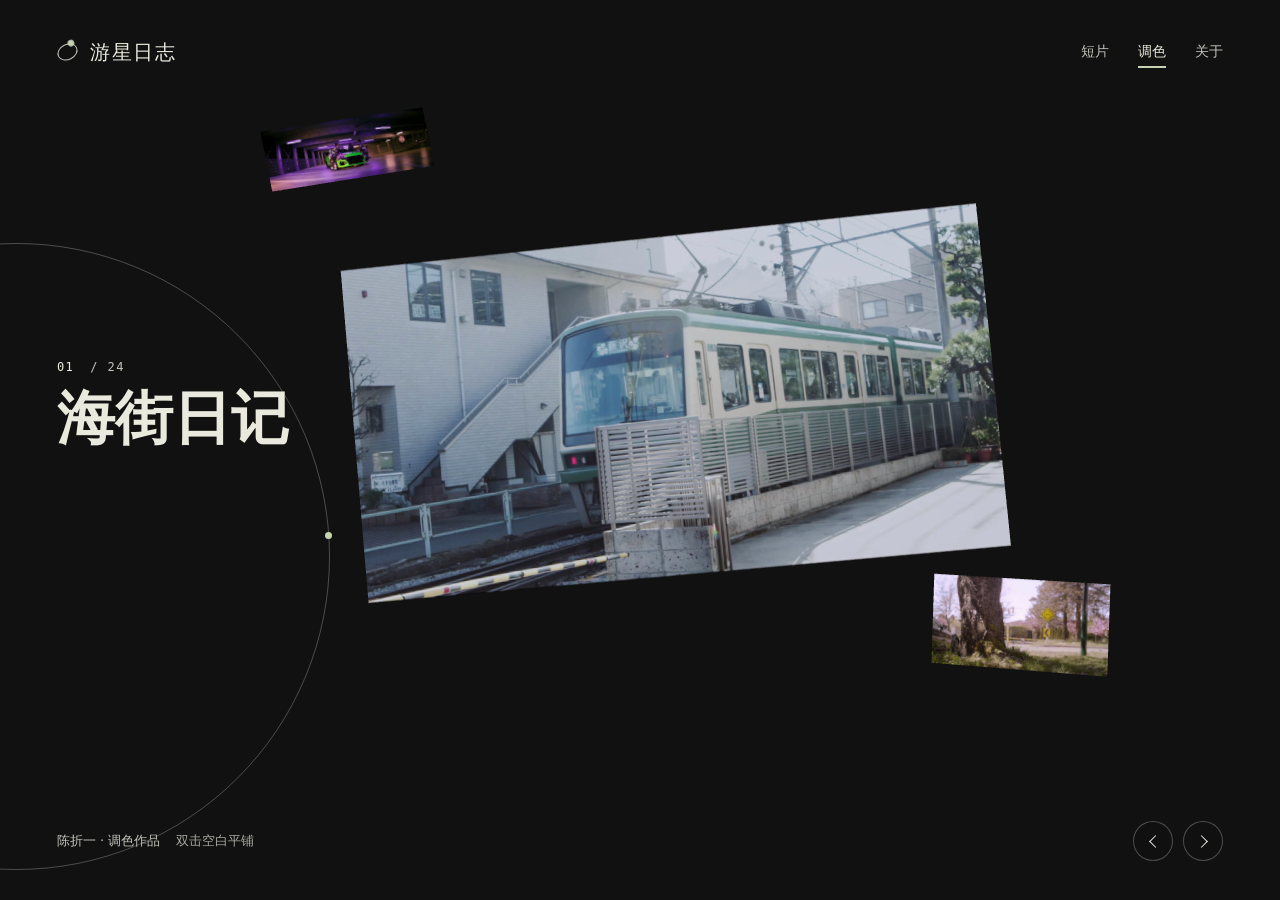
<file: 游星日志作品集/color.html>
<!doctype html>
<html lang="zh-CN">
<head>
  <meta charset="utf-8">
  <meta name="viewport" content="width=device-width, initial-scale=1">
  <meta name="theme-color" content="#111111">
  <title>调色 · 游星日志</title>
  <link rel="stylesheet" href="color.css?v=10">
  <script type="module" src="color-motion.js?v=29"></script>
</head>
<body>
  <main id="plastic-arc" class="orbit-page" tabindex="-1">
    <div class="stage" aria-hidden="true"></div>
    <div class="dial" aria-hidden="true"></div>
    <header class="topbar">
      <a class="brand" href="./"><span class="mark" aria-hidden="true"></span>游星日志</a>
      <nav aria-label="作品集">
        <a href="./#film">短片</a>
        <a href="color.html" aria-current="page">调色</a>
        <a href="./#profile">关于</a>
      </nav>
    </header>
    <div class="project">
      <p class="position"><span class="number">01</span> / <span class="total"></span></p>
      <h1><button class="current" data-action="view" type="button"></button></h1>
    </div>
    <div class="status" role="status">正在加载调色作品…</div>
    <footer>
      <p>陈折一 · 调色作品 <span class="overview-hint">双击空白平铺</span></p>
      <div class="controls" aria-label="切换作品">
        <button class="key prev" type="button" data-action="prev" aria-label="上一部"></button>
        <button class="key next" type="button" data-action="next" aria-label="下一部"></button>
      </div>
    </footer>
    <dialog class="overview" aria-label="全部调色练习">
      <div class="overview-grid"></div>
    </dialog>
  </main>
</body>
</html>
</file>
<file: 游星日志作品集/color.css>
* { box-sizing: border-box; }
html {
  --canvas-color: #111111;
  --accent-color: #c7d3ad;
  --ink-white: #e9e9dd;
  --muted-color: #c2c3ba;
  --border-color: #ffffff40;
  background: var(--canvas-color);
  color-scheme: dark;
}
body {
  margin: 0;
  color: var(--ink-white);
  font: 15px/1.4 "PingFang SC", system-ui, sans-serif;
}
a, button { color: inherit; }
a { text-decoration: none; }
button { font: inherit; cursor: pointer; }
[hidden] { display: none !important; }
:focus-visible { outline: 2px solid var(--ink-white); outline-offset: 5px; }
.orbit-page {
  --gutter: clamp(20px, 4.45vw, 84px);
  position: relative;
  isolation: isolate;
  min-height: 500px;
  height: 100svh;
  overflow: hidden;
}
.stage, .stage canvas { position: absolute; inset: 0; width: 100%; height: 100%; }
.stage { touch-action: none; cursor: grab; }
.stage:active { cursor: grabbing; }
.topbar, footer {
  position: absolute;
  left: var(--gutter);
  right: var(--gutter);
  z-index: 3;
  display: flex;
  justify-content: space-between;
  align-items: center;
  pointer-events: none;
}
.topbar > *, footer > *, .project button { pointer-events: auto; }
.topbar { top: clamp(20px, 4.2vh, 54px); }
.topbar nav, .brand, .controls { display: flex; align-items: center; gap: 29px; }
.topbar nav { color: var(--muted-color); font-size: 14px; }
.topbar a:hover, .topbar [aria-current] { color: var(--ink-white); }
.topbar [aria-current] { border-bottom: 2px solid var(--accent-color); padding-bottom: 4px; margin-bottom: -6px; }
.brand { gap: 12px; font-size: 20px; font-weight: 550; letter-spacing: .08em; }
.mark {
  position: relative;
  width: 21px;
  height: 16px;
  border: 1px solid var(--muted-color);
  border-radius: 50%;
  transform: rotate(-26deg);
}
.mark::after {
  content: "";
  position: absolute;
  width: 5px;
  height: 5px;
  left: 14px;
  top: -2px;
  background: var(--accent-color);
  border-radius: 50%;
  box-shadow: 0 0 0 1px #fff9;
}
.dial {
  position: absolute;
  top: 27%;
  right: 74.2%;
  width: 49vw;
  aspect-ratio: 1;
  border: 1px solid var(--border-color);
  border-radius: 50%;
  pointer-events: none;
  transition: opacity .4s ease;
}
.dial::after {
  content: "";
  position: absolute;
  right: -3px;
  top: 46%;
  width: 7px;
  height: 7px;
  border-radius: 50%;
  background: var(--accent-color);
}
.project {
  position: absolute;
  z-index: 1;
  top: 40%;
  left: var(--gutter);
  pointer-events: none;
  transition: opacity .2s ease;
}
.position { margin: 0 0 12px; font: 12px Menlo, monospace; letter-spacing: .12em; color: var(--muted-color); }
.number { color: var(--ink-white); margin-right: .6em; }
h1 {
  margin: 0;
  max-width: 25vw;
  font: 600 clamp(29px, 4.5vw, 80px)/1.15 "Songti SC", serif;
}
h1.long-title { font-size: clamp(22px, 3vw, 51px); }
.current { overflow-wrap: anywhere; text-align: left; }
.current { border: 0; background: none; padding: 0; }
.current:hover { text-decoration: underline; text-decoration-color: var(--accent-color); text-underline-offset: .14em; }
footer { bottom: max(24px, 4.3vh); color: var(--muted-color); font-size: 13px; }
footer p { margin: 0; }
.controls { gap: 10px; }
.key {
  border: 1px solid var(--border-color);
  color: var(--ink-white);
  background: #1111118c;
}
.key { display: grid; place-items: center; width: 40px; height: 40px; border-radius: 50%; }
.key::before {
  content: "";
  width: 8px;
  height: 8px;
  border: solid currentColor;
  border-width: 1px 1px 0 0;
  transform: translateX(-2px) rotate(45deg);
}
.prev::before { transform: translateX(2px) rotate(-135deg); }
.key:hover { background: #30342d; }
.orbit-page[data-selected] .dial { opacity: 0; }
.orbit-page[data-selected] .project { visibility: hidden; opacity: 0; }
.status {
  position: absolute;
  left: var(--gutter);
  bottom: 100px;
  pointer-events: none;
}
.orbit-page[data-ready] .status { width: 1px; height: 1px; overflow: hidden; clip-path: inset(50%); }
@media (max-width: 690px) {
  .brand { gap: 8px; font-size: 17px; }
  .mark { width: 17px; height: 13px; }
  .mark::after { left: 11px; }
  .topbar nav { gap: 16px; }
  .project { top: 66%; }
  h1 { max-width: calc(100vw - 2 * var(--gutter)); }
  .dial { top: 51%; right: 61%; width: 88vw; }
}
@media (prefers-reduced-motion: reduce) {
  *, *::before, *::after { transition: none !important; }
}



.overview-hint { margin-left: 12px; color: #a7aaa2; }
.orbit-page:focus { outline: none; }
.overview {
  width: 100vw;
  height: 100dvh;
  max-width: none;
  max-height: none;
  margin: 0;
  padding: clamp(18px, 4vw, 70px);
  border: 0;
  color: var(--ink-white);
  background: var(--canvas-color);
  overflow-y: auto;
  overscroll-behavior: contain;
  scrollbar-gutter: stable;
}
.overview-grid {
  display: grid;
  grid-template-columns: repeat(3, minmax(0,1fr));
  align-items: center;
  gap: clamp(9px, 2vw, 28px);
}
.overview-grid button {
  display: block;
  min-width: 0;
  padding: 0;
  border: 1px solid #ffffff32;
  background: none;
  aspect-ratio: var(--frame-ratio);
  position: relative;
  overflow: hidden;
}
.overview-grid button:hover { border-color: var(--accent-color); }
.overview::backdrop { background: transparent; }
.overview-grid img {
  position: absolute;
  inset: 0;
  display: block;
  width: 100%;
  height: 100%;
  object-fit: cover;
  object-position: center;
}
@media (prefers-reduced-motion: no-preference) {
  .orbit-page .stage canvas { transition: opacity 180ms ease; }
  .orbit-page[data-overview] .stage canvas { opacity: 0; }
  .overview[open] { animation: overview-appear 340ms ease-out both; }
  .overview[data-closing] .overview-grid { animation: overview-recede 240ms ease-in-out both; }
  @keyframes overview-appear {
    from { background-color: #11111100; }
    to { background-color: var(--canvas-color); }
  }
  @keyframes overview-recede { to { transform: translateY(12px) scale(.98); } }
}
@media (max-width: 420px) {
  .overview-hint { display: block; margin: 2px 0 0; font-size: 11px; }
}
</file>
